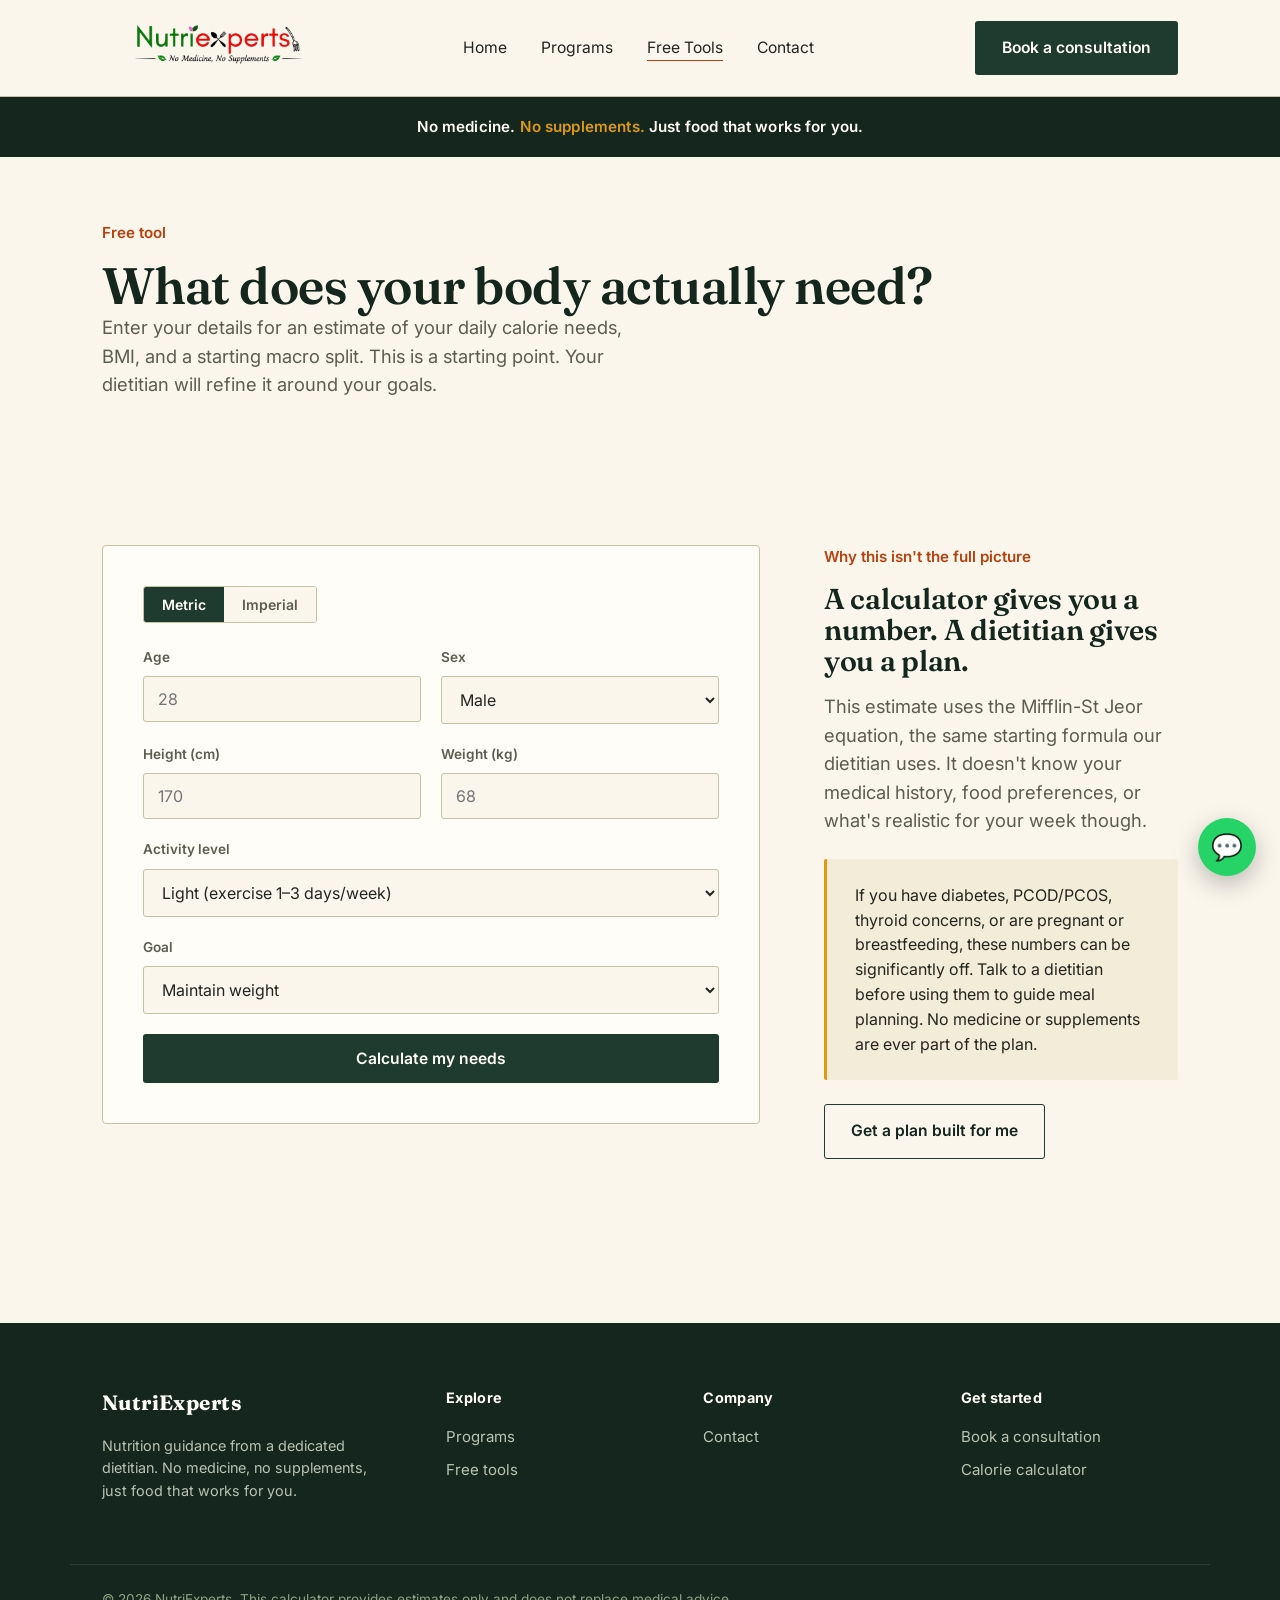
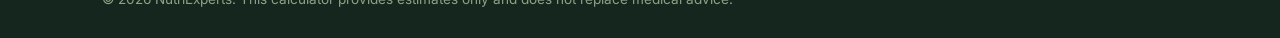
<file: calculator.html>
<!DOCTYPE html>
<html lang="en">
<head>
<meta charset="UTF-8">
<meta name="viewport" content="width=device-width, initial-scale=1.0">
<title>Free Calorie &amp; BMI Calculator | NutriExperts</title>
<link rel="stylesheet" href="styles.css">
<script src="script.js"></script>
</head>
<body>

<header class="site">
  <nav class="nav">
 
    <a href="index.html" class="logo">
      <img src="assets/logo.png" alt="Nutriexperts Logo" class="logo-img"
           style="width: 200px; height: 200px;" 
           data-label="assets/logo.png" data-icon="🥗" data-size="logo"
           onerror="imgFallback(this)">
    </a>
    <ul class="nav-links">
      <li><a href="index.html">Home</a></li>
      <li><a href="programs.html">Programs</a></li>
      <li><a href="calculator.html" class="active">Free Tools</a></li>
      <li><a href="contact.html">Contact</a></li>
    </ul>
    <div class="nav-cta">
      <a href="contact.html" class="btn btn-primary">Book a consultation</a>
    </div>
  </nav>
</header>

<div class="pledge-bar">No medicine. <span>No supplements.</span> Just food that works for you.</div>

<section class="tight" style="padding-top:64px;">
  <div class="wrap">
    <p class="kicker">Free tool</p>
    <h1 style="font-size: clamp(2.2rem, 4vw, 3.2rem);">What does your body actually need?</h1>
    <p class="lede">Enter your details for an estimate of your daily calorie needs, BMI, and a starting macro split. This is a starting point. Your dietitian will refine it around your goals.</p>
  </div>
</section>

<section class="tight">
  <div class="wrap">
    <div class="two-col">
      <div>
        <div class="calc-box">
          <div class="unit-toggle">
            <button type="button" id="unit-metric" class="active" onclick="setUnit('metric')">Metric</button>
            <button type="button" id="unit-imperial" onclick="setUnit('imperial')">Imperial</button>
          </div>

          <div class="field-row">
            <div class="field">
              <label for="age">Age</label>
              <input type="number" id="age" placeholder="28" min="14" max="90">
            </div>
            <div class="field">
              <label for="sex">Sex</label>
              <select id="sex">
                <option value="male">Male</option>
                <option value="female">Female</option>
              </select>
            </div>
          </div>

          <div class="field-row">
            <div class="field">
              <label for="height">Height <span id="height-unit">(cm)</span></label>
              <input type="number" id="height" placeholder="170">
            </div>
            <div class="field">
              <label for="weight">Weight <span id="weight-unit">(kg)</span></label>
              <input type="number" id="weight" placeholder="68">
            </div>
          </div>

          <div class="field-row" style="grid-template-columns: 1fr;">
            <div class="field">
              <label for="activity">Activity level</label>
              <select id="activity">
                <option value="1.2">Sedentary (little to no exercise)</option>
                <option value="1.375" selected>Light (exercise 1–3 days/week)</option>
                <option value="1.55">Moderate (exercise 3–5 days/week)</option>
                <option value="1.725">Active (exercise 6–7 days/week)</option>
                <option value="1.9">Very active (physical job or 2x/day training)</option>
              </select>
            </div>
          </div>

          <div class="field-row" style="grid-template-columns: 1fr;">
            <div class="field">
              <label for="goal">Goal</label>
              <select id="goal">
                <option value="lose">Lose weight</option>
                <option value="maintain" selected>Maintain weight</option>
                <option value="gain">Gain weight / build muscle</option>
              </select>
            </div>
          </div>

          <button class="btn btn-primary" style="width:100%; justify-content:center;" onclick="calculate()">Calculate my needs</button>

          <div class="calc-result" id="result">
            <span class="big" id="calorie-out">0</span>
            <span style="font-family: var(--sans); color: var(--ink-soft); font-size:0.95rem;">calories / day</span>
            <span class="cat" id="bmi-cat">BMI</span>

            <div class="macro-row">
              <div class="macro"><div class="amt" id="protein-out">0g</div><div class="lbl">Protein</div></div>
              <div class="macro"><div class="amt" id="carbs-out">0g</div><div class="lbl">Carbs</div></div>
              <div class="macro"><div class="amt" id="fat-out">0g</div><div class="lbl">Fat</div></div>
              <div class="macro"><div class="amt" id="bmi-out">0</div><div class="lbl">BMI</div></div>
            </div>

            <div class="lead-capture">
              <p class="hint">Want a dietitian to review this? Add your name and number and send it straight to us on WhatsApp.</p>
              <div class="field-row">
                <div class="field">
                  <label for="lead-name">Your name</label>
                  <input type="text" id="lead-name" placeholder="Your name">
                </div>
                <div class="field">
                  <label for="lead-phone">Phone number</label>
                  <input type="tel" id="lead-phone" placeholder="+91 98765 43210">
                </div>
              </div>
              <a href="#" id="wa-send" onclick="sendToWhatsApp(event)" class="btn btn-primary" style="width:100%; justify-content:center; margin-top:6px;">Send my results on WhatsApp</a>
            </div>
          </div>
        </div>
      </div>

      <div>
        <p class="kicker">Why this isn't the full picture</p>
        <h2 style="font-size:1.8rem;">A calculator gives you a number. A dietitian gives you a plan.</h2>
        <p class="lede" style="margin-top:16px;">This estimate uses the Mifflin-St Jeor equation, the same starting formula our dietitian uses. It doesn't know your medical history, food preferences, or what's realistic for your week though.</p>
        <div class="callout" style="margin-top:24px;">
          <p style="margin:0;">If you have diabetes, PCOD/PCOS, thyroid concerns, or are pregnant or breastfeeding, these numbers can be significantly off. Talk to a dietitian before using them to guide meal planning. No medicine or supplements are ever part of the plan.</p>
        </div>
        <a href="contact.html" class="btn btn-ghost" style="margin-top:24px;">Get a plan built for me</a>
      </div>
    </div>
  </div>
</section>

<footer class="site">
  <div class="wrap">
    <div>
      <h4 style="font-family: var(--serif); font-size:1.3rem; color:var(--white);">NutriExperts</h4>
      <p style="color:#b9c4b2; font-size:0.9rem; max-width:32ch;">Nutrition guidance from a dedicated dietitian. No medicine, no supplements, just food that works for you.</p>
    </div>
    <div>
      <h4>Explore</h4>
      <a href="programs.html">Programs</a>
      <a href="calculator.html">Free tools</a>
    </div>
    <div>
      <h4>Company</h4>
      <a href="contact.html">Contact</a>
    </div>
    <div>
      <h4>Get started</h4>
      <a href="contact.html">Book a consultation</a>
      <a href="calculator.html">Calorie calculator</a>
    </div>
  </div>
  <div class="foot-bottom">© 2026 NutriExperts. This calculator provides estimates only and does not replace medical advice.</div>
</footer>

<a href="https://wa.me/919122770481?text=Hi%20NutriExperts%2C%20I%27d%20like%20to%20know%20more" class="wa-float" target="_blank" rel="noopener" aria-label="Chat on WhatsApp">💬</a>

<script>
let unit = 'metric';
let lastResult = null;

function setUnit(u) {
  unit = u;
  document.getElementById('unit-metric').classList.toggle('active', u === 'metric');
  document.getElementById('unit-imperial').classList.toggle('active', u === 'imperial');
  document.getElementById('height-unit').textContent = u === 'metric' ? '(cm)' : '(in)';
  document.getElementById('weight-unit').textContent = u === 'metric' ? '(kg)' : '(lb)';
  document.getElementById('height').placeholder = u === 'metric' ? '170' : '67';
  document.getElementById('weight').placeholder = u === 'metric' ? '68' : '150';
}

function calculate() {
  const age = parseFloat(document.getElementById('age').value);
  const sex = document.getElementById('sex').value;
  const heightEntered = parseFloat(document.getElementById('height').value);
  const weightEntered = parseFloat(document.getElementById('weight').value);
  let height = heightEntered;
  let weight = weightEntered;
  const activity = parseFloat(document.getElementById('activity').value);
  const activityLabel = document.getElementById('activity').selectedOptions[0].textContent;
  const goal = document.getElementById('goal').value;

  if (!age || !height || !weight) {
    alert('Please fill in age, height, and weight.');
    return;
  }

  if (unit === 'imperial') {
    height = height * 2.54;
    weight = weight * 0.453592;
  }

  let bmr = sex === 'male'
    ? (10 * weight) + (6.25 * height) - (5 * age) + 5
    : (10 * weight) + (6.25 * height) - (5 * age) - 161;

  let tdee = bmr * activity;
  if (goal === 'lose') tdee -= 500;
  if (goal === 'gain') tdee += 350;
  tdee = Math.round(tdee);

  const heightM = height / 100;
  const bmi = weight / (heightM * heightM);
  const bmiRounded = bmi.toFixed(1);

  let bmiCategory = 'Normal';
  if (bmi < 18.5) bmiCategory = 'Underweight';
  else if (bmi >= 25 && bmi < 30) bmiCategory = 'Overweight';
  else if (bmi >= 30) bmiCategory = 'Obese';

  const protein = Math.round((tdee * 0.30) / 4);
  const carbs = Math.round((tdee * 0.40) / 4);
  const fat = Math.round((tdee * 0.30) / 9);

  document.getElementById('calorie-out').textContent = tdee.toLocaleString();
  document.getElementById('bmi-cat').textContent = 'BMI ' + bmiCategory;
  document.getElementById('protein-out').textContent = protein + 'g';
  document.getElementById('carbs-out').textContent = carbs + 'g';
  document.getElementById('fat-out').textContent = fat + 'g';
  document.getElementById('bmi-out').textContent = bmiRounded;

  document.getElementById('result').classList.add('show');

  lastResult = {
    tdee, bmiRounded, bmiCategory, protein, carbs, fat, age, sex, goal,
    heightEntered, weightEntered,
    heightUnit: unit === 'metric' ? 'cm' : 'in',
    weightUnit: unit === 'metric' ? 'kg' : 'lb',
    activityLabel
  };
}

function sendToWhatsApp(e) {
  e.preventDefault();
  if (!lastResult) { alert('Please calculate your results first.'); return; }
  const name = document.getElementById('lead-name').value || 'Not provided';
  const phone = document.getElementById('lead-phone').value || 'Not provided';
  const r = lastResult;
  const msg = `Hi NutriExperts, I just used the BMI/calorie calculator.\n\n`
    + `Name: ${name}\nPhone: ${phone}\n`
    + `Age: ${r.age} | Sex: ${r.sex}\n`
    + `Height: ${r.heightEntered} ${r.heightUnit}\n`
    + `Weight: ${r.weightEntered} ${r.weightUnit}\n`
    + `Activity level: ${r.activityLabel}\n`
    + `Goal: ${r.goal}\n`
    + `BMI: ${r.bmiRounded} (${r.bmiCategory})\n`
    + `Estimated calories/day: ${r.tdee}\n`
    + `Protein: ${r.protein}g | Carbs: ${r.carbs}g | Fat: ${r.fat}g\n\n`
    + `I'd like a dietitian to review this.`;
  openWhatsApp('919122770481', msg);
}
</script>

</body>
</html>
</file>
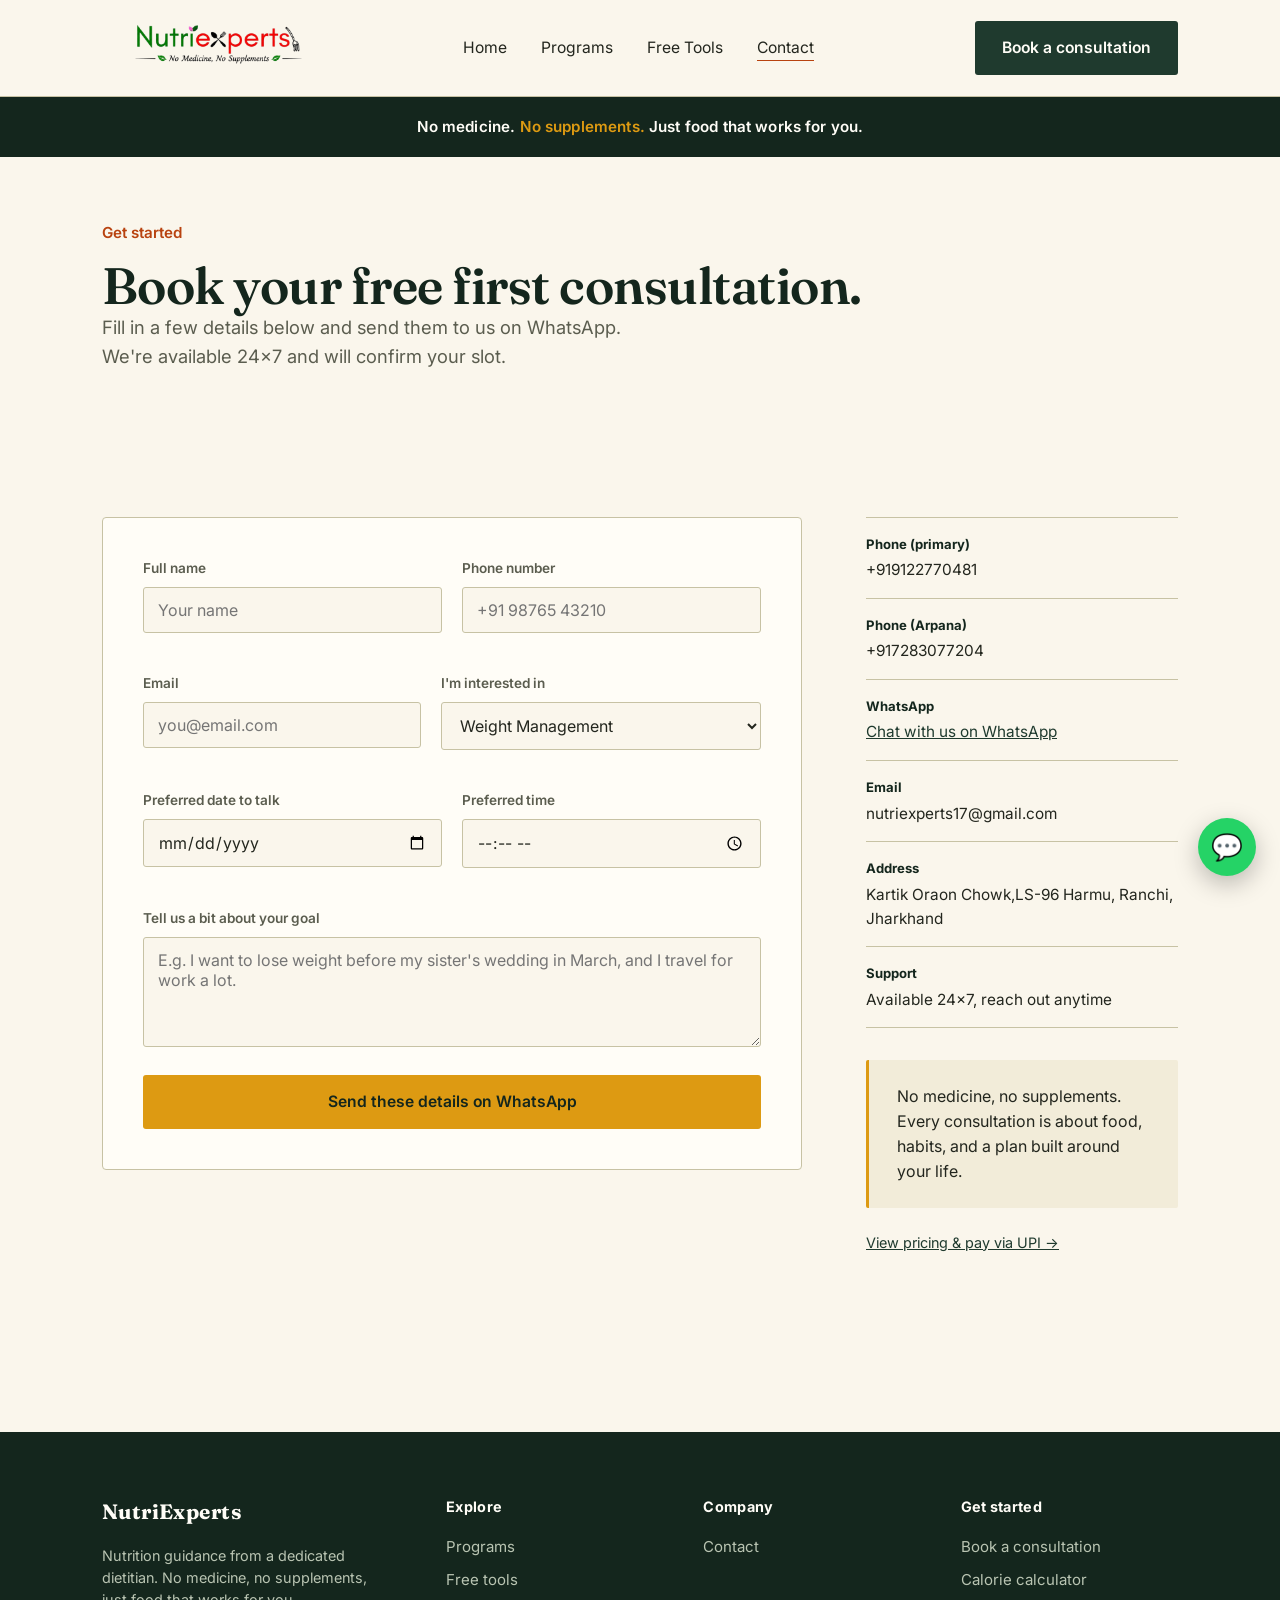
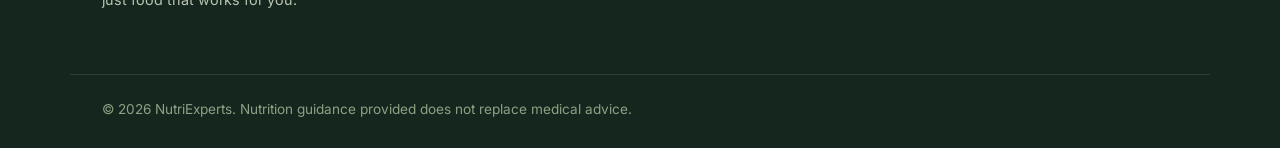
<file: contact.html>
<!DOCTYPE html>
<html lang="en">
<head>
<meta charset="UTF-8">
<meta name="viewport" content="width=device-width, initial-scale=1.0">
<title>Contact | NutriExperts</title>
<link rel="stylesheet" href="styles.css">
<script src="script.js"></script>
</head>
<body>

<header class="site">
  <nav class="nav">
  
    <a href="index.html" class="logo">
      <img src="assets/logo.png" alt="Nutriexperts Logo" class="logo-img"
           style="width: 200px; height: 200px;" 
           data-label="assets/logo.png" data-icon="🥗" data-size="logo"
           onerror="imgFallback(this)">
    </a>
    <ul class="nav-links">
      <li><a href="index.html">Home</a></li>
      <li><a href="programs.html">Programs</a></li>
      <li><a href="calculator.html">Free Tools</a></li>
      <li><a href="contact.html" class="active">Contact</a></li>
    </ul>
    <div class="nav-cta">
      <a href="contact.html" class="btn btn-primary">Book a consultation</a>
    </div>
  </nav>
</header>

<div class="pledge-bar">No medicine. <span>No supplements.</span> Just food that works for you.</div>

<section class="tight" style="padding-top:64px;">
  <div class="wrap">
    <p class="kicker">Get started</p>
    <h1 style="font-size: clamp(2.2rem, 4vw, 3.2rem);">Book your free first consultation.</h1>
    <p class="lede">Fill in a few details below and send them to us on WhatsApp. We're available 24×7 and will confirm your slot.</p>
  </div>
</section>

<section class="tight">
  <div class="wrap">
    <div class="two-col">
      <div>
        <form class="contact-form reveal" onsubmit="return false;">
          <div class="field-row">
            <div class="field">
              <label for="name">Full name</label>
              <input type="text" id="name" placeholder="Your name" required>
            </div>
            <div class="field">
              <label for="phone">Phone number</label>
              <input type="tel" id="phone" placeholder="+91 98765 43210" required>
            </div>
          </div>
          <div class="field-row">
            <div class="field">
              <label for="email">Email</label>
              <input type="email" id="email" placeholder="you@email.com" required>
            </div>
            <div class="field">
              <label for="interest">I'm interested in</label>
              <select id="interest">
                <option>Weight Management</option>
                <option>Diabetes, Thyroid, Gut &amp; PCOD Care</option>
                <option>Sports Nutrition</option>
                <option>Conceiving &amp; Postpartum</option>
                <option>Not sure yet</option>
              </select>
            </div>
          </div>
          <div class="field-row">
            <div class="field">
              <label for="pref-date">Preferred date to talk</label>
              <input type="date" id="pref-date">
            </div>
            <div class="field">
              <label for="pref-time">Preferred time</label>
              <input type="time" id="pref-time">
            </div>
          </div>
          <div class="field">
            <label for="message">Tell us a bit about your goal</label>
            <textarea id="message" placeholder="E.g. I want to lose weight before my sister's wedding in March, and I travel for work a lot."></textarea>
          </div>
          <a href="#" id="wa-send-contact" onclick="sendContactToWhatsApp(event)" class="btn btn-marigold" style="width:100%; justify-content:center; margin-top:8px;">Send these details on WhatsApp</a>
        </form>
      </div>

      <div>
      
        <ul class="info-list reveal" style="margin-top:0;">
          
          <li><strong>Phone (primary)</strong><a href="tel:+919122770481" style="color:inherit; text-decoration:none;">+919122770481</a></li>
          
          <li><strong>Phone (Arpana)</strong><a href="tel:+917283077204" style="color:inherit; text-decoration:none;">+917283077204</a></li>
          
          <li><strong>WhatsApp</strong><a href="https://wa.me/919122770481" style="color:var(--forest); text-decoration:underline;">Chat with us on WhatsApp</a></li>
          
          <li><strong>Email</strong><a href="mailto:nutriexperts17@gmail.com" style="color:inherit; text-decoration:none;">nutriexperts17@gmail.com</a></li>
          
          <li><strong>Address</strong>Kartik Oraon Chowk,LS-96 Harmu, Ranchi, Jharkhand</li>
          <li><strong>Support</strong>Available 24×7, reach out anytime</li>
        </ul>

        <div class="callout" style="margin-top:32px;">
          <p style="margin:0;">No medicine, no supplements. Every consultation is about food, habits, and a plan built around your life.</p>
        </div>

        
        <p style="margin-top:24px; font-size:0.9rem;"><a href="programs.html" style="color:var(--forest); text-decoration:underline;">View pricing &amp; pay via UPI →</a></p>
      </div>
    </div>
  </div>
</section>

<footer class="site">
  <div class="wrap">
    <div>
      <h4 style="font-family: var(--serif); font-size:1.3rem; color:var(--white);">NutriExperts</h4>
      <p style="color:#b9c4b2; font-size:0.9rem; max-width:32ch;">Nutrition guidance from a dedicated dietitian. No medicine, no supplements, just food that works for you.</p>
    </div>
    <div>
      <h4>Explore</h4>
      <a href="programs.html">Programs</a>
      <a href="calculator.html">Free tools</a>
    </div>
    <div>
      <h4>Company</h4>
      <a href="contact.html">Contact</a>
    </div>
    <div>
      <h4>Get started</h4>
      <a href="contact.html">Book a consultation</a>
      <a href="calculator.html">Calorie calculator</a>
    </div>
  </div>
  <div class="foot-bottom">© 2026 NutriExperts. Nutrition guidance provided does not replace medical advice.</div>
</footer>

<a href="https://wa.me/919122770481?text=Hi%20NutriExperts%2C%20I%27d%20like%20to%20book%20a%20consultation" class="wa-float" target="_blank" rel="noopener" aria-label="Chat on WhatsApp">💬</a>

<script>
function sendContactToWhatsApp(e) {
  e.preventDefault();
  const name = document.getElementById('name').value || 'Not provided';
  const phone = document.getElementById('phone').value || 'Not provided';
  const email = document.getElementById('email').value || 'Not provided';
  const interest = document.getElementById('interest').value;
  const date = document.getElementById('pref-date').value || 'Not specified';
  const time = document.getElementById('pref-time').value || 'Not specified';
  const message = document.getElementById('message').value || 'Not provided';

  if (!document.getElementById('name').value || !document.getElementById('phone').value) {
    alert('Please add at least your name and phone number first.');
    return;
  }

  const msg = `Hi NutriExperts, I'd like to book a consultation.\n\n`
    + `Name: ${name}\nPhone: ${phone}\nEmail: ${email}\n`
    + `Interested in: ${interest}\n`
    + `Preferred date: ${date}\nPreferred time: ${time}\n`
    + `Goal: ${message}`;
  openWhatsApp('919122770481', msg);
}
</script>

</body>
</html>
</file>
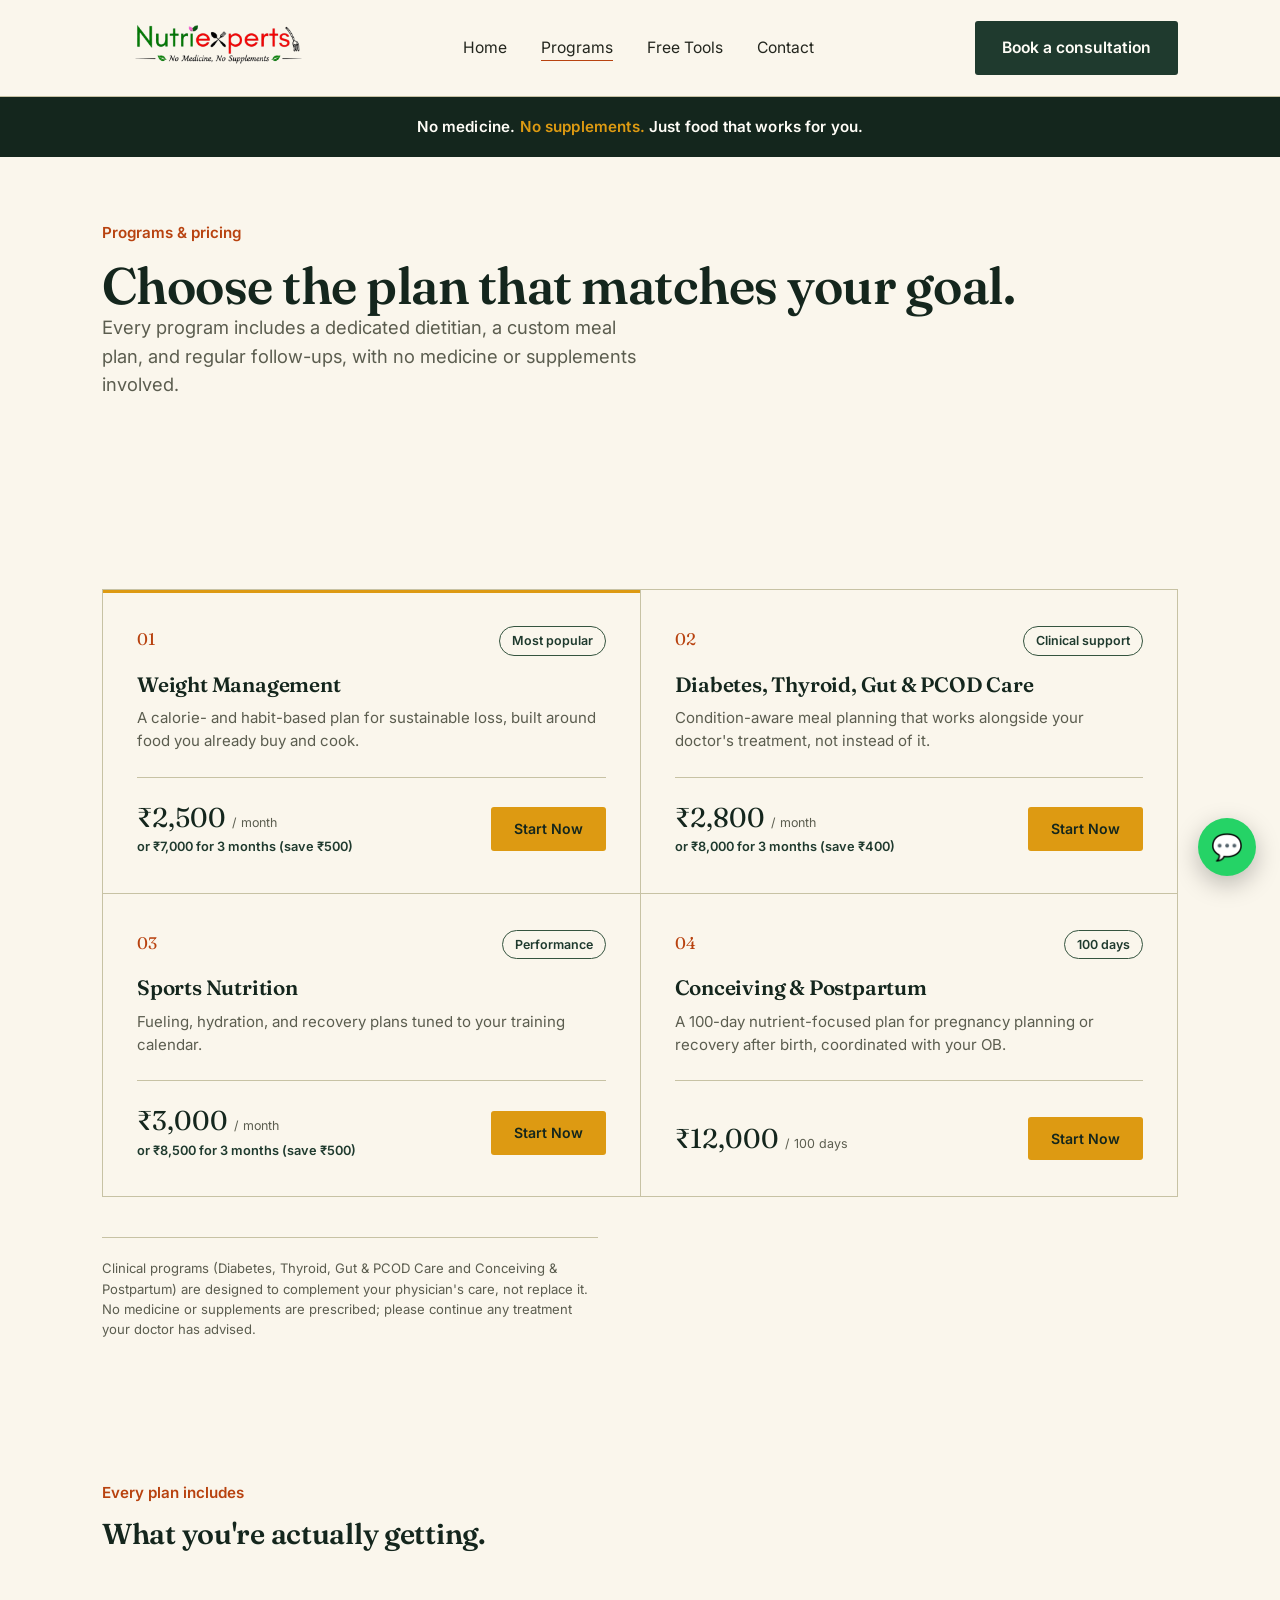
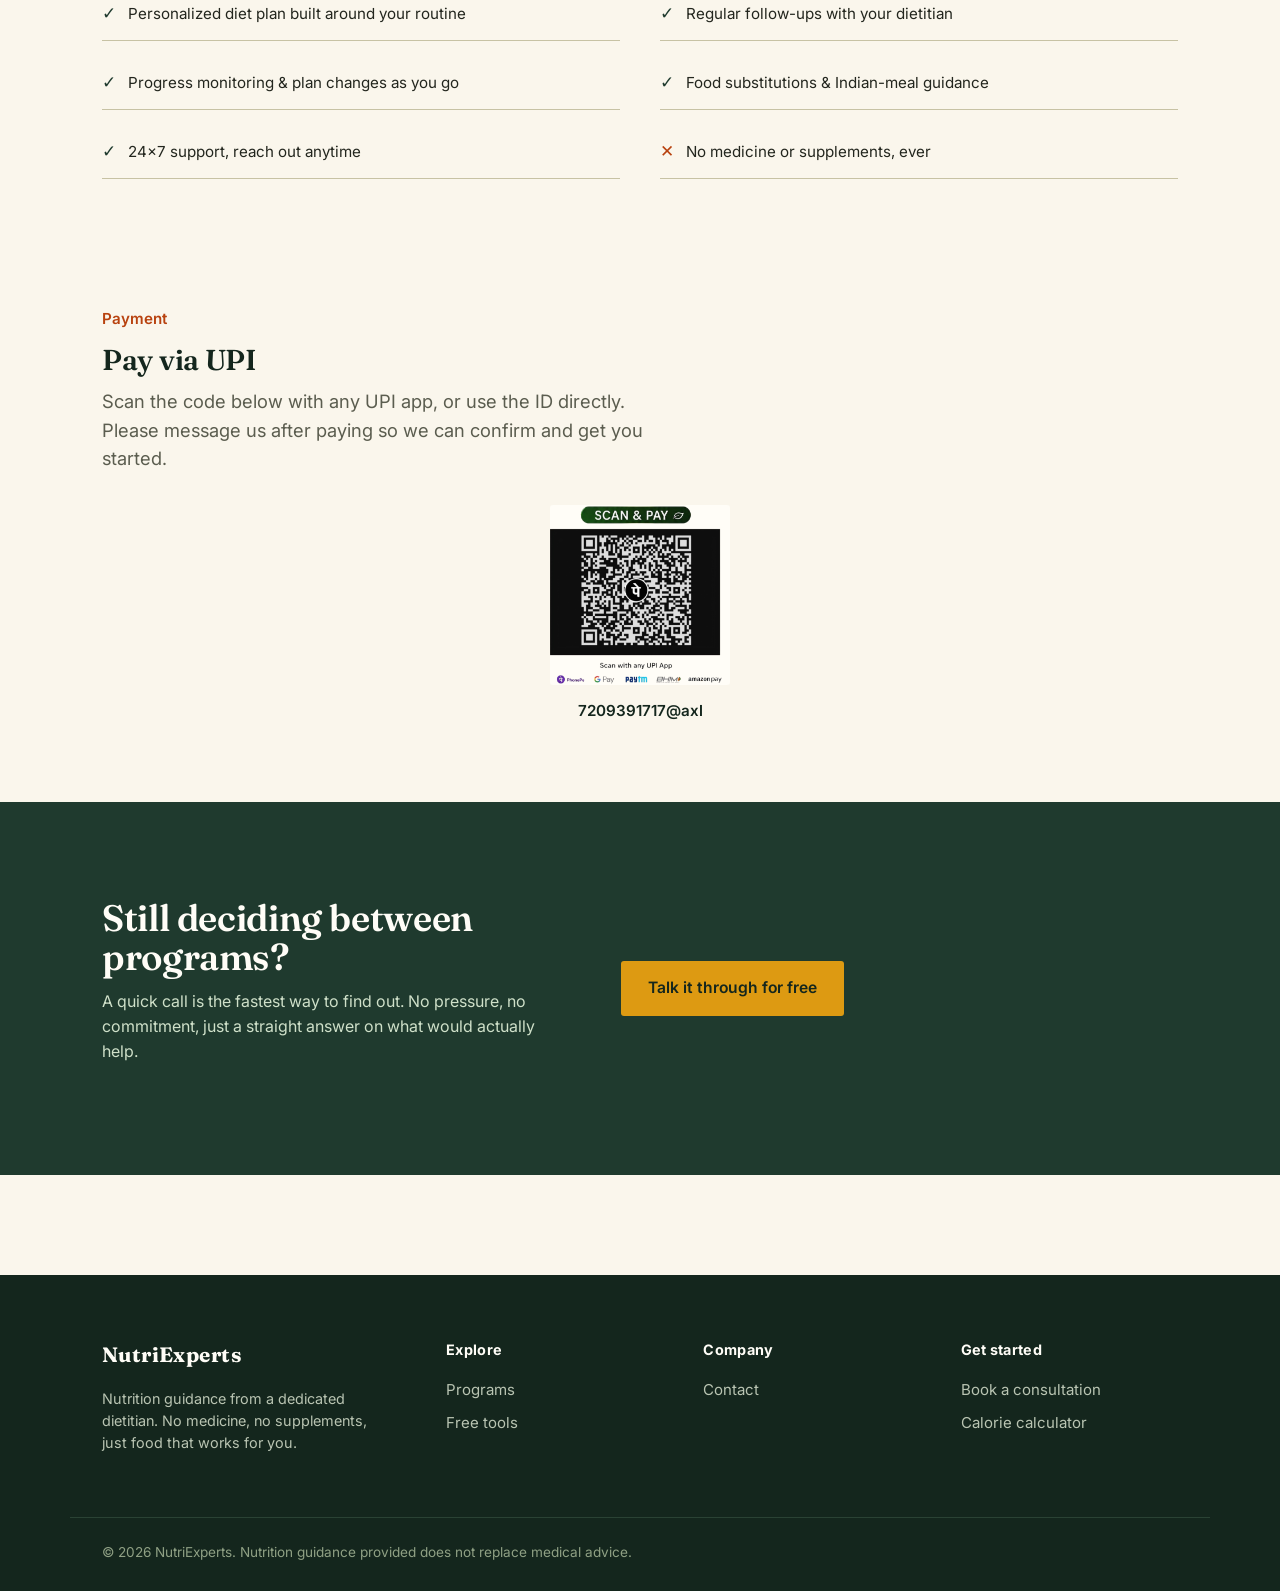
<file: programs.html>
<!DOCTYPE html>
<html lang="en">
<head>
<meta charset="UTF-8">
<meta name="viewport" content="width=device-width, initial-scale=1.0">
<title>Programs | NutriExperts</title>
<link rel="stylesheet" href="styles.css">
<script src="script.js"></script>
</head>
<body>

<header class="site">
  <nav class="nav">
    
    <a href="index.html" class="logo">
      <img src="assets/logo.png" alt="Nutriexperts Logo" class="logo-img"
           style="width: 200px; height: 200px;"     
           data-label="assets/logo.png" data-icon="🥗" data-size="logo"
           onerror="imgFallback(this)">
    </a>
    <ul class="nav-links">
      <li><a href="index.html">Home</a></li>
      <li><a href="programs.html" class="active">Programs</a></li>
      <li><a href="calculator.html">Free Tools</a></li>
      <li><a href="contact.html">Contact</a></li>
    </ul>
    <div class="nav-cta">
      <a href="contact.html" class="btn btn-primary">Book a consultation</a>
    </div>
  </nav>
</header>

<div class="pledge-bar">No medicine. <span>No supplements.</span> Just food that works for you.</div>

<section class="tight" style="padding-top:64px;">
  <div class="wrap">
    <p class="kicker">Programs &amp; pricing</p>
    <h1 style="font-size: clamp(2.2rem, 4vw, 3.2rem);">Choose the plan that matches your goal.</h1>
    <p class="lede">Every program includes a dedicated dietitian, a custom meal plan, and regular follow-ups, with no medicine or supplements involved.</p>
  </div>
</section>

<section class="tight">
  <div class="wrap">
    <div class="plan-grid reveal-group">

      <div class="plan-card featured reveal">
        <div class="pc-top">
          <span class="pc-idx">01</span>
          <span class="pc-tag">Most popular</span>
        </div>
        <h3>Weight Management</h3>
        <p class="pc-desc">A calorie- and habit-based plan for sustainable loss, built around food you already buy and cook.</p>
        <hr class="pc-divider">
        <div class="pc-bottom">
          <div>
            <div class="pc-price">₹2,500 <span class="per">/ month</span></div>
            <div class="pc-save">or ₹7,000 for 3 months (save ₹500)</div>
          </div>
          <a href="contact.html" class="btn btn-marigold btn-sm">Start Now</a>
        </div>
      </div>

      <div class="plan-card reveal">
        <div class="pc-top">
          <span class="pc-idx">02</span>
          <span class="pc-tag">Clinical support</span>
        </div>
        <h3>Diabetes, Thyroid, Gut &amp; PCOD Care</h3>
        <p class="pc-desc">Condition-aware meal planning that works alongside your doctor's treatment, not instead of it.</p>
        <hr class="pc-divider">
        <div class="pc-bottom">
          <div>
            <div class="pc-price">₹2,800 <span class="per">/ month</span></div>
            <div class="pc-save">or ₹8,000 for 3 months (save ₹400)</div>
          </div>
          <a href="contact.html" class="btn btn-marigold btn-sm">Start Now</a>
        </div>
      </div>

      <div class="plan-card reveal">
        <div class="pc-top">
          <span class="pc-idx">03</span>
          <span class="pc-tag">Performance</span>
        </div>
        <h3>Sports Nutrition</h3>
        <p class="pc-desc">Fueling, hydration, and recovery plans tuned to your training calendar.</p>
        <hr class="pc-divider">
        <div class="pc-bottom">
          <div>
            <div class="pc-price">₹3,000 <span class="per">/ month</span></div>
            <div class="pc-save">or ₹8,500 for 3 months (save ₹500)</div>
          </div>
          <a href="contact.html" class="btn btn-marigold btn-sm">Start Now</a>
        </div>
      </div>

      <div class="plan-card reveal">
        <div class="pc-top">
          <span class="pc-idx">04</span>
          <span class="pc-tag">100 days</span>
        </div>
        <h3>Conceiving &amp; Postpartum</h3>
        <p class="pc-desc">A 100-day nutrient-focused plan for pregnancy planning or recovery after birth, coordinated with your OB.</p>
        <hr class="pc-divider">
        <div class="pc-bottom">
          <div>
            <div class="pc-price">₹12,000 <span class="per">/ 100 days</span></div>
          </div>
          <a href="contact.html" class="btn btn-marigold btn-sm">Start Now</a>
        </div>
      </div>

    </div>

    <p class="disclaimer">Clinical programs (Diabetes, Thyroid, Gut &amp; PCOD Care and Conceiving &amp; Postpartum) are designed to complement your physician's care, not replace it. No medicine or supplements are prescribed; please continue any treatment your doctor has advised.</p>
  </div>
</section>

<section class="tight">
  <div class="wrap">
    <p class="kicker">Every plan includes</p>
    <h2 style="font-size:1.8rem;">What you're actually getting.</h2>
    <div class="includes-list reveal-group">
      <div class="inc-item reveal"><span class="check">✓</span><p>Personalized diet plan built around your routine</p></div>
      <div class="inc-item reveal"><span class="check">✓</span><p>Regular follow-ups with your dietitian</p></div>
      <div class="inc-item reveal"><span class="check">✓</span><p>Progress monitoring &amp; plan changes as you go</p></div>
      <div class="inc-item reveal"><span class="check">✓</span><p>Food substitutions &amp; Indian-meal guidance</p></div>
      <div class="inc-item reveal"><span class="check">✓</span><p>24×7 support, reach out anytime</p></div>
      <div class="inc-item no reveal"><span class="check">✕</span><p>No medicine or supplements, ever</p></div>
    </div>
  </div>
</section>

<section class="tight">
  <div class="wrap">
    <p class="kicker">Payment</p>
    <h2 style="font-size:1.8rem;">Pay via UPI</h2>
    <p class="lede" style="margin-top:12px;">Scan the code below with any UPI app, or use the ID directly. Please message us after paying so we can confirm and get you started.</p>
    <div class="qr-block reveal" style="margin-top:32px;">
      <div class="qr-wrap">
        <img src="assets/qr2.jpeg" alt="UPI QR code" data-label="assets/qr2.jpeg" data-icon="📱" data-sub="Add your UPI QR code" onerror="imgFallback(this)">
      </div>
     
      <p class="qr-upi-id">7209391717@axl</p>
    </div>
  </div>
</section>

<section class="quote-strip">
  <div class="wrap two-col" style="align-items:center;">
    <div>
      <h2 style="color:var(--white); font-size: clamp(1.7rem,3vw,2.3rem);">Still deciding between programs?</h2>
      <p style="color:#cfe0c9; margin-top:12px;">A quick call is the fastest way to find out. No pressure, no commitment, just a straight answer on what would actually help.</p>
    </div>
    <div>
      <a href="contact.html" class="btn btn-marigold">Talk it through for free</a>
    </div>
  </div>
</section>

<footer class="site">
  <div class="wrap">
    <div>
      <h4 style="font-family: var(--serif); font-size:1.3rem; color:var(--white);">NutriExperts</h4>
      <p style="color:#b9c4b2; font-size:0.9rem; max-width:32ch;">Nutrition guidance from a dedicated dietitian. No medicine, no supplements, just food that works for you.</p>
    </div>
    <div>
      <h4>Explore</h4>
      <a href="programs.html">Programs</a>
      <a href="calculator.html">Free tools</a>
    </div>
    <div>
      <h4>Company</h4>
      <a href="contact.html">Contact</a>
    </div>
    <div>
      <h4>Get started</h4>
      <a href="contact.html">Book a consultation</a>
      <a href="calculator.html">Calorie calculator</a>
    </div>
  </div>
  <div class="foot-bottom">© 2026 NutriExperts. Nutrition guidance provided does not replace medical advice.</div>
</footer>

<a href="https://wa.me/919122770481?text=Hi%20NutriExperts%2C%20I%27d%20like%20to%20know%20more%20about%20a%20program" class="wa-float" target="_blank" rel="noopener" aria-label="Chat on WhatsApp">💬</a>

</body>
</html>
</file>
<file: styles.css>
/* ============================================================
   NutriExperts — design tokens
   Palette: forest greens (subject: fresh food / clinical trust)
   paired with spice-market marigold + paprika accents, on a
   warm paper ground. Editorial "field journal" layout, not a
   SaaS dashboard: asymmetric hero, menu-card program listings,
   numbered steps only where the content is truly sequential.
   ============================================================ */

@import url('https://fonts.googleapis.com/css2?family=Fraunces:opsz,wght@9..144,400;9..144,500;9..144,600;9..144,700&family=Inter:wght@400;500;600&display=swap');

:root {
  --forest-deep: #14261d;
  --forest: #1f3a2e;
  --forest-soft: #35543f;
  --paper: #faf6ec;
  --ivory: #f2ecd9;
  --line: #c7c2a4;
  --ink: #23261e;
  --ink-soft: #5b5d4f;
  --marigold: #dd9a12;
  --paprika: #b8420f;
  --white: #fffdf7;

  --serif: 'Fraunces', Georgia, serif;
  --sans: 'Inter', -apple-system, BlinkMacSystemFont, sans-serif;
}

* { box-sizing: border-box; }

html { scroll-behavior: smooth; }

body {
  margin: 0;
  background: var(--paper);
  color: var(--ink);
  font-family: var(--sans);
  font-size: 16px;
  line-height: 1.55;
  -webkit-font-smoothing: antialiased;
}

img { max-width: 100%; display: block; }

a { color: inherit; }

.wrap {
  max-width: 1140px;
  margin: 0 auto;
  padding: 0 32px;
}

/* ---------- Type ---------- */

h1, h2, h3, .display {
  font-family: var(--serif);
  font-weight: 600;
  color: var(--forest-deep);
  line-height: 1.08;
  margin: 0;
  letter-spacing: -0.01em;
}

h1 { font-size: clamp(2.6rem, 5.4vw, 4.6rem); }
h2 { font-size: clamp(1.9rem, 3.4vw, 2.7rem); }
h3 { font-size: 1.35rem; font-weight: 600; }

p { margin: 0 0 1em; max-width: 62ch; }

.kicker {
  font-family: var(--sans);
  font-size: 0.95rem;
  font-weight: 600;
  color: var(--paprika);
  margin: 0 0 14px;
}

.lede {
  font-size: 1.15rem;
  color: var(--ink-soft);
  max-width: 46ch;
}

/* ---------- Buttons ---------- */

.btn {
  display: inline-flex;
  align-items: center;
  gap: 8px;
  padding: 14px 26px;
  border-radius: 3px;
  font-family: var(--sans);
  font-weight: 600;
  font-size: 0.98rem;
  text-decoration: none;
  border: 1.5px solid transparent;
  cursor: pointer;
  transition: transform 0.15s ease, background 0.15s ease, color .15s ease;
}

.btn-primary {
  background: var(--forest);
  color: var(--white);
}
.btn-primary:hover { background: var(--forest-deep); transform: translateY(-1px); }

.btn-ghost {
  background: transparent;
  border-color: var(--forest);
  color: var(--forest-deep);
}
.btn-ghost:hover { background: var(--forest); color: var(--white); }

.btn-marigold {
  background: var(--marigold);
  color: var(--forest-deep);
}
.btn-marigold:hover { background: #c88b0f; transform: translateY(-1px); }

/* ---------- Header / nav ---------- */

header.site {
  background: var(--paper);
  border-bottom: 1px solid var(--line);
  position: sticky;
  top: 0;
  z-index: 40;
}

/*
  ===== HEADER HEIGHT — kept fixed on purpose =====
  The nav bar has a fixed height (--nav-height) instead of sizing itself
  around its content. This means the logo below can be made larger or
  smaller without ever changing the height of the header/nav bar itself.
  If you increase --logo-height a lot, keep it a bit smaller than
  --nav-height so it doesn't visually poke out of the header.
*/
:root {
  --nav-height: 96px;         /* fixed header height on desktop/tablet */
  --nav-height-mobile: 76px;  /* fixed header height on phones */
  --logo-height: 72px;         /* logo height on desktop/tablet */
  --logo-height-mobile: 52px;  /* logo height on phones (below 760px wide) */
  --logo-max-width: 240px;     /* logo will never grow wider than this */
}

.nav {
  display: flex;
  align-items: center;
  justify-content: space-between;
  height: var(--nav-height);
  padding: 0 32px;
  max-width: 1140px;
  margin: 0 auto;
}

.logo {
  font-family: var(--serif);
  font-size: 1.4rem;
  font-weight: 700;
  color: var(--forest-deep);
  text-decoration: none;
  margin-top: -100px; margin-bottom: -20px;
}
.logo span { color: var(--paprika); }

.nav-links {
  display: flex;
  gap: 34px;
  list-style: none;
  margin: 0; padding: 0;
}

.nav-links a {
  text-decoration: none;
  font-size: 0.98rem;
  color: var(--ink);
  padding-bottom: 3px;
  border-bottom: 1.5px solid transparent;
}
.nav-links a:hover, .nav-links a.active {
  border-bottom-color: var(--paprika);
}

.nav-cta { display: flex; align-items: center; gap: 20px; }

@media (max-width: 760px) {
  .nav-links { display: none; }
}

/* ---------- Footer ---------- */

footer.site {
  background: var(--forest-deep);
  color: #d9e0d4;
  padding: 64px 0 28px;
  margin-top: 100px;
}

footer.site .wrap {
  display: grid;
  grid-template-columns: 1.4fr 1fr 1fr 1fr;
  gap: 40px;
}

footer.site h4 {
  font-family: var(--sans);
  color: var(--white);
  font-size: 0.9rem;
  letter-spacing: 0.02em;
  margin: 0 0 16px;
}

footer.site a {
  display: block;
  color: #b9c4b2;
  text-decoration: none;
  font-size: 0.94rem;
  margin-bottom: 10px;
}
footer.site a:hover { color: var(--white); }

.foot-bottom {
  max-width: 1140px;
  margin: 48px auto 0;
  padding: 24px 32px 0;
  border-top: 1px solid #2a4234;
  font-size: 0.85rem;
  color: #8fa084;
}

@media (max-width: 760px) {
  footer.site .wrap { grid-template-columns: 1fr 1fr; }
}

/* ---------- Section rhythm ---------- */

section { padding: 96px 0; }
section.tight { padding: 64px 0; }
.divider { border: none; border-top: 1px solid var(--line); margin: 0; }

/* ---------- Hero ---------- */

.hero {
  padding: 76px 0 90px;
  background: linear-gradient(180deg, var(--ivory) 0%, var(--paper) 100%);
}

.hero .wrap {
  display: grid;
  grid-template-columns: 1.15fr 0.85fr;
  gap: 56px;
  align-items: center;
}

.hero-copy .btn-row { display: flex; gap: 16px; margin-top: 32px; flex-wrap: wrap; }

.plate {
  position: relative;
  aspect-ratio: 1 / 1;
  border-radius: 50%;
  background: radial-gradient(circle at 35% 30%, var(--forest-soft), var(--forest) 70%);
  display: flex;
  align-items: center;
  justify-content: center;
  box-shadow: 0 30px 60px -20px rgba(20,38,29,0.35);
}
.plate::before {
  content: "";
  position: absolute;
  inset: 14%;
  border-radius: 50%;
  border: 1.5px dashed rgba(255,255,255,0.25);
}
.plate-stat {
  text-align: center;
  color: var(--white);
}
.plate-stat .num {
  font-family: var(--serif);
  font-size: 3.4rem;
  font-weight: 700;
  display: block;
  line-height: 1;
}
.plate-stat .label {
  font-size: 0.9rem;
  color: #cfe0c9;
  margin-top: 8px;
}

@media (max-width: 860px) {
  .hero .wrap { grid-template-columns: 1fr; }
  .plate { max-width: 320px; margin: 0 auto; }
}

/* ---------- Stat row ---------- */

.stat-row {
  display: flex;
  gap: 0;
  border-top: 1px solid var(--line);
  border-bottom: 1px solid var(--line);
}
.stat-row .stat {
  flex: 1;
  padding: 32px 28px;
  border-right: 1px solid var(--line);
}
.stat-row .stat:last-child { border-right: none; }
.stat .num {
  font-family: var(--serif);
  font-size: 2.3rem;
  color: var(--forest-deep);
  display: block;
}
.stat .label { color: var(--ink-soft); font-size: 0.92rem; margin-top: 4px; }

@media (max-width: 700px) {
  .stat-row { flex-wrap: wrap; }
  .stat-row .stat { flex: 1 1 50%; border-bottom: 1px solid var(--line); }
}

/* ---------- Steps (genuinely sequential) ---------- */

.steps {
  display: grid;
  grid-template-columns: repeat(4, 1fr);
  gap: 0;
  margin-top: 48px;
}
.step {
  padding: 0 26px 0 0;
  border-left: 1px solid var(--line);
  padding-left: 26px;
}
.step:first-child { border-left: none; padding-left: 0; }
.step .n {
  font-family: var(--serif);
  font-size: 1.1rem;
  color: var(--paprika);
  margin-bottom: 10px;
}
.step h3 { font-size: 1.1rem; margin-bottom: 8px; }
.step p { font-size: 0.94rem; color: var(--ink-soft); margin: 0; }

@media (max-width: 860px) {
  .steps { grid-template-columns: 1fr; gap: 28px; }
  .step { border-left: none; padding-left: 0; border-top: 1px solid var(--line); padding-top: 24px; }
  .step:first-child { border-top: none; padding-top: 0; }
}

/* ---------- Two column section ---------- */

.two-col {
  display: grid;
  grid-template-columns: 0.9fr 1.1fr;
  gap: 64px;
  align-items: start;
}
@media (max-width: 860px) {
  .two-col { grid-template-columns: 1fr; gap: 40px; }
}

/* ---------- Program menu list (not SaaS cards) — used on homepage preview ---------- */

.menu-list { margin-top: 40px; }
.menu-item {
  display: grid;
  grid-template-columns: auto 1fr auto;
  gap: 28px;
  align-items: baseline;
  padding: 30px 0;
  border-bottom: 1px solid var(--line);
}
.menu-item:first-child { border-top: 1px solid var(--line); }
.menu-item .mi-name h3 { margin-bottom: 6px; }
.menu-item .mi-name p { color: var(--ink-soft); font-size: 0.95rem; margin: 0; max-width: 52ch; }
.menu-item .mi-tag {
  font-family: var(--sans);
  font-size: 0.8rem;
  font-weight: 600;
  color: var(--forest);
  border: 1px solid var(--forest-soft);
  border-radius: 20px;
  padding: 5px 12px;
  white-space: nowrap;
  align-self: start;
}
.menu-item .mi-price {
  text-align: right;
  font-family: var(--serif);
  font-size: 1.5rem;
  color: var(--forest-deep);
  white-space: nowrap;
}
.menu-item .mi-price small {
  display: block;
  font-family: var(--sans);
  font-size: 0.78rem;
  font-weight: 400;
  color: var(--ink-soft);
  margin-top: 2px;
}

@media (max-width: 700px) {
  .menu-item { grid-template-columns: 1fr; gap: 10px; }
  .menu-item .mi-price { text-align: left; }
}

/* ---------- Program pricing cards with "Start Now" CTA — Programs page only ---------- */

.plan-grid {
  display: grid;
  grid-template-columns: 1fr 1fr;
  gap: 1px;
  background: var(--line);
  border: 1px solid var(--line);
  margin-top: 44px;
}
.plan-card {
  background: var(--paper);
  padding: 36px 34px;
  display: flex;
  flex-direction: column;
  box-shadow: inset 0 3px 0 0 transparent;
}
.plan-card.featured { box-shadow: inset 0 3px 0 0 var(--marigold); }
.plan-card .pc-top {
  display: flex;
  align-items: flex-start;
  justify-content: space-between;
  gap: 16px;
  margin-bottom: 18px;
}
.plan-card .pc-idx {
  font-family: var(--serif);
  font-size: 1.05rem;
  color: var(--paprika);
}
.plan-card .pc-tag {
  font-family: var(--sans);
  font-size: 0.78rem;
  font-weight: 600;
  color: var(--forest);
  border: 1px solid var(--forest-soft);
  border-radius: 20px;
  padding: 4px 12px;
  white-space: nowrap;
}
.plan-card h3 { font-size: 1.3rem; margin-bottom: 10px; }
.plan-card p.pc-desc { color: var(--ink-soft); font-size: 0.94rem; margin: 0; }
.plan-card .pc-divider { border: none; border-top: 1px solid var(--line); margin: 24px 0; }
.plan-card .pc-bottom {
  display: flex;
  align-items: center;
  justify-content: space-between;
  gap: 18px;
  flex-wrap: wrap;
  margin-top: auto;
}
.plan-card .pc-price {
  font-family: var(--serif);
  font-size: 1.7rem;
  color: var(--forest-deep);
  line-height: 1.15;
}
.plan-card .pc-price .per { font-family: var(--sans); font-size: 0.78rem; font-weight: 400; color: var(--ink-soft); }
.plan-card .pc-save { font-family: var(--sans); font-size: 0.8rem; color: var(--forest); font-weight: 600; margin-top: 4px; }

.btn-sm { padding: 10px 22px; font-size: 0.88rem; white-space: nowrap; }

@media (max-width: 860px) {
  .plan-grid { grid-template-columns: 1fr; }
}
@media (max-width: 520px) {
  .plan-card .pc-bottom { align-items: flex-start; flex-direction: column; }
  .plan-card .pc-bottom .btn { width: 100%; justify-content: center; }
}

/* ---------- "What every plan includes" checklist — Programs page only ---------- */

.includes-list {
  display: grid;
  grid-template-columns: 1fr 1fr;
  gap: 14px 40px;
  margin-top: 36px;
}
.includes-list .inc-item {
  display: flex;
  align-items: baseline;
  gap: 12px;
  padding: 14px 0;
  border-bottom: 1px solid var(--line);
}
.includes-list .inc-item .check {
  color: var(--forest);
  font-family: var(--serif);
  font-size: 1.05rem;
  flex-shrink: 0;
}
.includes-list .inc-item p { margin: 0; font-size: 0.95rem; color: var(--ink); }
.includes-list .inc-item.no .check { color: var(--paprika); }

@media (max-width: 700px) {
  .includes-list { grid-template-columns: 1fr; }
}

/* ---------- Quote / testimonial strip ---------- */

.quote-strip {
  background: var(--forest);
  color: var(--white);
}
.quote-strip blockquote {
  font-family: var(--serif);
  font-size: clamp(1.5rem, 2.6vw, 2.1rem);
  font-weight: 500;
  line-height: 1.35;
  margin: 0 0 24px;
  max-width: 26ch;
}
.quote-strip cite {
  font-style: normal;
  font-family: var(--sans);
  font-size: 0.92rem;
  color: #b9c4b2;
}

/* ---------- Expert profile ---------- */

.expert-grid {
  display: grid;
  grid-template-columns: repeat(3, 1fr);
  gap: 44px 36px;
  margin-top: 48px;
}
.expert {
  border-top: 1px solid var(--line);
  padding-top: 20px;
}
.expert .photo {
  width: 100%;
  aspect-ratio: 4/5;
  border-radius: 3px;
  object-fit: cover;
  margin-bottom: 18px;
  background: var(--ivory);
}
.expert h3 { margin-bottom: 2px; }
.expert .role { color: var(--paprika); font-size: 0.9rem; font-weight: 600; margin-bottom: 10px; }
.expert p.bio { font-size: 0.92rem; color: var(--ink-soft); margin: 0; }

@media (max-width: 860px) {
  .expert-grid { grid-template-columns: 1fr 1fr; }
}
@media (max-width: 560px) {
  .expert-grid { grid-template-columns: 1fr; }
}

/* ---------- Calculator ---------- */

.calc-box {
  background: var(--white);
  border: 1px solid var(--line);
  border-radius: 4px;
  padding: 40px;
}
.field-row { display: grid; grid-template-columns: 1fr 1fr; gap: 20px; margin-bottom: 20px; }
.field { display: flex; flex-direction: column; gap: 8px; }
.field label { font-size: 0.85rem; font-weight: 600; color: var(--ink-soft); }
.field input, .field select {
  font-family: var(--sans);
  font-size: 1rem;
  padding: 12px 14px;
  border: 1.5px solid var(--line);
  border-radius: 3px;
  background: var(--paper);
  color: var(--ink);
}
.field input:focus, .field select:focus {
  outline: none;
  border-color: var(--forest);
}
.unit-toggle {
  display: flex;
  border: 1.5px solid var(--line);
  border-radius: 3px;
  overflow: hidden;
  width: fit-content;
  margin-bottom: 24px;
}
.unit-toggle button {
  font-family: var(--sans);
  font-size: 0.88rem;
  font-weight: 600;
  padding: 9px 18px;
  border: none;
  background: var(--paper);
  color: var(--ink-soft);
  cursor: pointer;
}
.unit-toggle button.active { background: var(--forest); color: var(--white); }

.calc-result {
  margin-top: 28px;
  padding-top: 28px;
  border-top: 1px solid var(--line);
  display: none;
}
.calc-result.show { display: block; }
.calc-result .big {
  font-family: var(--serif);
  font-size: 2.6rem;
  color: var(--forest-deep);
}
.calc-result .cat {
  display: inline-block;
  margin-left: 12px;
  font-family: var(--sans);
  font-size: 0.85rem;
  font-weight: 600;
  padding: 5px 12px;
  border-radius: 20px;
  background: var(--ivory);
  color: var(--forest);
  vertical-align: middle;
}
.macro-row { display: flex; gap: 24px; margin-top: 20px; flex-wrap: wrap; }
.macro { flex: 1; min-width: 120px; }
.macro .amt { font-family: var(--serif); font-size: 1.5rem; color: var(--forest-deep); }
.macro .lbl { font-size: 0.82rem; color: var(--ink-soft); }

/* ---------- Contact form ---------- */

.contact-form {
  background: var(--white);
  border: 1px solid var(--line);
  border-radius: 4px;
  padding: 40px;
}
.contact-form .field { margin-bottom: 20px; }
.contact-form textarea {
  font-family: var(--sans);
  font-size: 1rem;
  padding: 12px 14px;
  border: 1.5px solid var(--line);
  border-radius: 3px;
  background: var(--paper);
  resize: vertical;
  min-height: 110px;
}
.contact-form textarea:focus { outline: none; border-color: var(--forest); }

.info-list { list-style: none; margin: 32px 0 0; padding: 0; }
.info-list li {
  padding: 16px 0;
  border-top: 1px solid var(--line);
  font-size: 0.96rem;
}
.info-list li:last-child { border-bottom: 1px solid var(--line); }
.info-list strong { display: block; color: var(--forest-deep); font-size: 0.82rem; text-transform: none; margin-bottom: 4px; }

/* ---------- Utility ---------- */

.center { text-align: center; margin-left: auto; margin-right: auto; }
.tag-list { display: flex; gap: 10px; flex-wrap: wrap; margin-top: 20px; }
.tag {
  font-size: 0.82rem;
  font-weight: 600;
  padding: 6px 14px;
  border: 1px solid var(--line);
  border-radius: 20px;
  color: var(--ink-soft);
}

.callout {
  background: var(--ivory);
  border-left: 3px solid var(--marigold);
  padding: 24px 28px;
  border-radius: 2px;
}

.disclaimer {
  font-size: 0.82rem;
  color: var(--ink-soft);
  border-top: 1px solid var(--line);
  padding-top: 20px;
  margin-top: 40px;
}

/* ---------- Added: Why-cards grid ---------- */
.why-grid {
  display: grid;
  grid-template-columns: repeat(3, 1fr);
  gap: 1px;
  background: var(--line);
  border: 1px solid var(--line);
  margin-top: 44px;
}
.why-card {
  background: var(--paper);
  padding: 32px 28px;
}
.why-card .mark {
  font-family: var(--serif);
  font-size: 1.6rem;
  color: var(--paprika);
  margin-bottom: 14px;
  display: block;
}
.why-card h3 { font-size: 1.05rem; margin-bottom: 8px; }
.why-card p { font-size: 0.92rem; color: var(--ink-soft); margin: 0; }
@media (max-width: 860px) { .why-grid { grid-template-columns: 1fr 1fr; } }
@media (max-width: 560px) { .why-grid { grid-template-columns: 1fr; } }

/* ---------- Added: no-meds banner ---------- */
.pledge-bar {
  background: var(--forest-deep);
  color: var(--white);
  padding: 18px 0;
  text-align: center;
  font-family: var(--sans);
  font-size: 0.95rem;
  font-weight: 600;
  letter-spacing: 0.01em;
}
.pledge-bar span { color: var(--marigold); }

/* ---------- Added: Myth vs fact ---------- */
.myth-grid { margin-top: 44px; display: flex; flex-direction: column; gap: 1px; background: var(--line); border: 1px solid var(--line); }
.myth-row { background: var(--paper); display: grid; grid-template-columns: 1fr 1fr; }
.myth-row > div { padding: 22px 26px; }
.myth-row .myth { border-right: 1px solid var(--line); }
.myth-row .myth p { margin: 0; color: var(--ink-soft); }
.myth-row .fact p { margin: 0; color: var(--forest-deep); font-weight: 500; }
.myth-tag { font-size: 0.78rem; font-weight: 700; letter-spacing: 0.02em; display: block; margin-bottom: 6px; }
.myth-row .myth .myth-tag { color: #a34a2b; }
.myth-row .fact .myth-tag { color: var(--forest); }
@media (max-width: 700px) {
  .myth-row { grid-template-columns: 1fr; }
  .myth-row .myth { border-right: none; border-bottom: 1px solid var(--line); }
}

/* ---------- Added: FAQ ---------- */
.faq-list { margin-top: 40px; }
.faq-item { border-top: 1px solid var(--line); padding: 22px 0; }
.faq-item:last-child { border-bottom: 1px solid var(--line); }
.faq-item summary { cursor: pointer; font-family: var(--serif); font-size: 1.1rem; color: var(--forest-deep); list-style: none; display: flex; justify-content: space-between; align-items: center; gap: 16px; }
.faq-item summary::-webkit-details-marker { display: none; }
.faq-item summary::after { content: "+"; font-family: var(--sans); font-size: 1.4rem; color: var(--paprika); flex-shrink: 0; }
.faq-item[open] summary::after { content: "–"; }
.faq-item p { margin: 14px 0 0; color: var(--ink-soft); font-size: 0.95rem; }

/* ---------- Added: comparison table ---------- */
.compare-table { width: 100%; border-collapse: collapse; margin-top: 40px; font-size: 0.95rem; }
.compare-table th, .compare-table td { text-align: left; padding: 14px 16px; border-bottom: 1px solid var(--line); }
.compare-table th { font-family: var(--sans); font-size: 0.82rem; color: var(--ink-soft); font-weight: 600; }
.compare-table td.yes { color: var(--forest); font-weight: 600; }

/* ---------- Added: WhatsApp floating button ---------- */
.wa-float {
  position: fixed;
  bottom: 24px;
  right: 24px;
  z-index: 60;
  background: #25D366;
  color: #fff;
  width: 58px;
  height: 58px;
  border-radius: 50%;
  display: flex;
  align-items: center;
  justify-content: center;
  text-decoration: none;
  box-shadow: 0 8px 24px rgba(0,0,0,0.25);
  font-size: 1.6rem;
}
.wa-float:hover { transform: scale(1.06); }

.badge-row { display: flex; gap: 12px; flex-wrap: wrap; margin-top: 28px; }
.badge-pill {
  font-size: 0.85rem;
  font-weight: 600;
  color: var(--forest-deep);
  background: var(--ivory);
  border: 1px solid var(--line);
  padding: 7px 16px;
  border-radius: 20px;
}

/* ---------- Added: lead capture in calculator ---------- */
.lead-capture {
  margin-top: 24px;
  padding-top: 24px;
  border-top: 1px dashed var(--line);
}
.lead-capture p.hint { font-size: 0.85rem; color: var(--ink-soft); margin-bottom: 14px; }

.or-divider {
  text-align: center;
  font-family: var(--sans);
  font-size: 0.8rem;
  color: var(--ink-soft);
  margin: 14px 0;
}

/* ---------- Added: placeholder boxes for real photos/QR (see HTML comments) ---------- */
.placeholder-box {
  display: flex;
  flex-direction: column;
  align-items: center;
  justify-content: center;
  gap: 10px;
  background: var(--ivory);
  border: 1.5px dashed var(--line);
  border-radius: 4px;
  color: var(--ink-soft);
  font-family: var(--sans);
  font-size: 0.8rem;
  text-align: center;
  padding: 20px;
  width: 100%;
  height: 100%;
  box-sizing: border-box;
}
.placeholder-box .ph-icon { font-size: 2rem; line-height: 1; }
.placeholder-box .ph-label { font-weight: 600; color: var(--forest-deep); word-break: break-all; }
.placeholder-box .ph-sub { font-size: 0.72rem; color: var(--ink-soft); }

.dietitian-photo-wrap { aspect-ratio: 4/5; width: 100%; border-radius: 3px; overflow: hidden; }
.dietitian-photo-wrap img { width: 100%; height: 100%; object-fit: cover; }

/* ---------- Added: multiple dietitian profiles ---------- */
.dietitian-grid {
  display: grid;
  grid-template-columns: 1fr 1fr;
  gap: 48px;
  margin-top: 44px;
}
.dietitian-card .dietitian-photo-wrap { max-width: 220px; }
.dietitian-card h3 { margin-top: 18px; margin-bottom: 2px; }
.dietitian-role { color: var(--paprika); font-weight: 600; margin: 0 0 10px; font-size: 0.95rem; }
.dietitian-card p:not(.dietitian-role) { font-size: 0.94rem; color: var(--ink-soft); }
@media (max-width: 760px) {
  .dietitian-grid { grid-template-columns: 1fr; gap: 36px; }
}

/* ---------- Added: before/after client results ---------- */
.transform-grid {
  display: grid;
  grid-template-columns: repeat(3, 1fr);
  gap: 32px;
  margin-top: 44px;
}
.transform-images {
  display: flex;
  gap: 2px;
  aspect-ratio: 3/2;
  border-radius: 3px;
  overflow: hidden;
}
.transform-images .ta-img { flex: 1; position: relative; }
.transform-images .ta-img img { width: 100%; height: 100%; object-fit: cover; }
.transform-images .ta-img .placeholder-box { border-radius: 0; }
.ta-label {
  position: absolute;
  bottom: 8px;
  left: 8px;
  background: rgba(20,38,29,0.78);
  color: var(--white);
  font-family: var(--sans);
  font-size: 0.65rem;
  font-weight: 700;
  letter-spacing: 0.04em;
  text-transform: uppercase;
  padding: 3px 10px;
  border-radius: 12px;
  z-index: 2;
}
.transform-meta { margin-top: 16px; }
.transform-meta h3 { font-size: 1.05rem; margin-bottom: 4px; }
.transform-meta .result {
  font-family: var(--serif);
  color: var(--paprika);
  font-size: 0.98rem;
  margin: 0 0 6px;
}
.transform-meta p.note { font-size: 0.86rem; color: var(--ink-soft); margin: 0; }

@media (max-width: 860px) { .transform-grid { grid-template-columns: 1fr 1fr; } }
@media (max-width: 560px) { .transform-grid { grid-template-columns: 1fr; } }

.food-grid {
  display: grid;
  grid-template-columns: repeat(3, 1fr);
  gap: 24px;
  margin-top: 44px;
}
.food-item { aspect-ratio: 4/3; border-radius: 3px; overflow: hidden; }
.food-item img { width: 100%; height: 100%; object-fit: cover; }
.food-caption { margin-top: 10px; font-size: 0.88rem; color: var(--ink-soft); text-align: center; }
@media (max-width: 760px) { .food-grid { grid-template-columns: 1fr; } }

.qr-wrap { width: 180px; aspect-ratio: 1/1; border-radius: 3px; overflow: hidden; margin: 0 auto; }
.qr-wrap img { width: 100%; height: 100%; object-fit: contain; background: var(--white); }
.qr-block { display: flex; flex-direction: column; align-items: center; gap: 14px; text-align: center; }
.qr-upi-id { font-family: var(--sans); font-weight: 600; color: var(--forest-deep); font-size: 0.95rem; }

/* ---------- Added: nav logo image (replaces the former text wordmark) ---------- */
.logo { display: flex; align-items: center; }
.logo-img {
  height: var(--logo-height);
  width: auto;
  max-width: var(--logo-max-width);
  object-fit: contain;
  object-position: left center;
  display: block;
}
.placeholder-box.ph-logo {
  flex-direction: row;
  height: var(--logo-height);
  width: auto;
  min-width: 150px;
  padding: 0 16px;
  gap: 8px;
  border-radius: 4px;
  font-size: 0.74rem;
}
.placeholder-box.ph-logo .ph-icon { font-size: 1.1rem; }
.placeholder-box.ph-logo .ph-sub { display: none; }

@media (max-width: 760px) {
  .nav { height: var(--nav-height-mobile); }
  .logo-img { height: var(--logo-height-mobile); max-width: 150px; }
  .placeholder-box.ph-logo { height: var(--logo-height-mobile); min-width: 130px; font-size: 0.68rem; }
}

/* ============================================================
   Animations — kept deliberately restrained: one hero sequence
   on load, a single scroll-reveal treatment reused site-wide,
   and a few small interactive touches. All respect users who
   prefer reduced motion.
   ============================================================ */

@media (prefers-reduced-motion: no-preference) {

  /* Hero load-in: headline, copy, buttons, plate stagger in once */
  .hero-copy .kicker,
  .hero-copy h1,
  .hero-copy .lede,
  .hero-copy .btn-row,
  .hero-copy .badge-row,
  .hero .plate {
    opacity: 0;
    animation: fadeUp 0.7s ease forwards;
  }
  .hero-copy .kicker    { animation-delay: 0.05s; }
  .hero-copy h1          { animation-delay: 0.15s; }
  .hero-copy .lede        { animation-delay: 0.28s; }
  .hero-copy .btn-row      { animation-delay: 0.4s; }
  .hero-copy .badge-row     { animation-delay: 0.5s; }
  .hero .plate               { animation: fadeIn 0.9s ease forwards; animation-delay: 0.25s; }

  /* Scroll reveal: one fade-up treatment, reused consistently */
  .reveal {
    opacity: 0;
    transform: translateY(18px);
    transition: opacity 0.6s ease, transform 0.6s ease;
  }
  .reveal.in-view { opacity: 1; transform: none; }

  /* Gentle stagger for grouped items sharing a .reveal-group parent */
  .reveal-group .reveal:nth-child(1) { transition-delay: 0s; }
  .reveal-group .reveal:nth-child(2) { transition-delay: 0.08s; }
  .reveal-group .reveal:nth-child(3) { transition-delay: 0.16s; }
  .reveal-group .reveal:nth-child(4) { transition-delay: 0.24s; }
  .reveal-group .reveal:nth-child(5) { transition-delay: 0.32s; }
  .reveal-group .reveal:nth-child(6) { transition-delay: 0.4s; }

  /* WhatsApp button: a few gentle pulses to draw the eye, then it settles */
  .wa-float { animation: waPulse 2.2s ease-in-out 3; }

  /* Calculator result: soft reveal instead of an instant snap */
  .calc-result {
    opacity: 0;
    transform: translateY(10px);
    transition: opacity 0.45s ease, transform 0.45s ease;
  }
  .calc-result.show { opacity: 1; transform: none; }

  /* FAQ marker rotates instead of the browser's instant swap */
  .faq-item summary::after { transition: transform 0.25s ease; display: inline-block; }
  .faq-item[open] summary::after { transform: rotate(180deg); }

  .btn { transition: transform 0.15s ease, background 0.15s ease, color 0.15s ease; }
  .btn:hover { transform: translateY(-1px); }

  .menu-item { transition: background 0.2s ease; }
  .menu-item:hover { background: var(--ivory); }

  .why-card, .expert, .food-item, .stat { transition: background 0.2s ease; }
  .why-card:hover { background: var(--white); }
}

@keyframes fadeUp {
  from { opacity: 0; transform: translateY(14px); }
  to   { opacity: 1; transform: translateY(0); }
}
@keyframes fadeIn {
  from { opacity: 0; }
  to   { opacity: 1; }
}
@keyframes waPulse {
  0%, 100% { transform: scale(1); }
  50%      { transform: scale(1.07); }
}

/* calc-result must still show even for reduced-motion / no-JS users */
.calc-result.show { display: block; }
</file>
